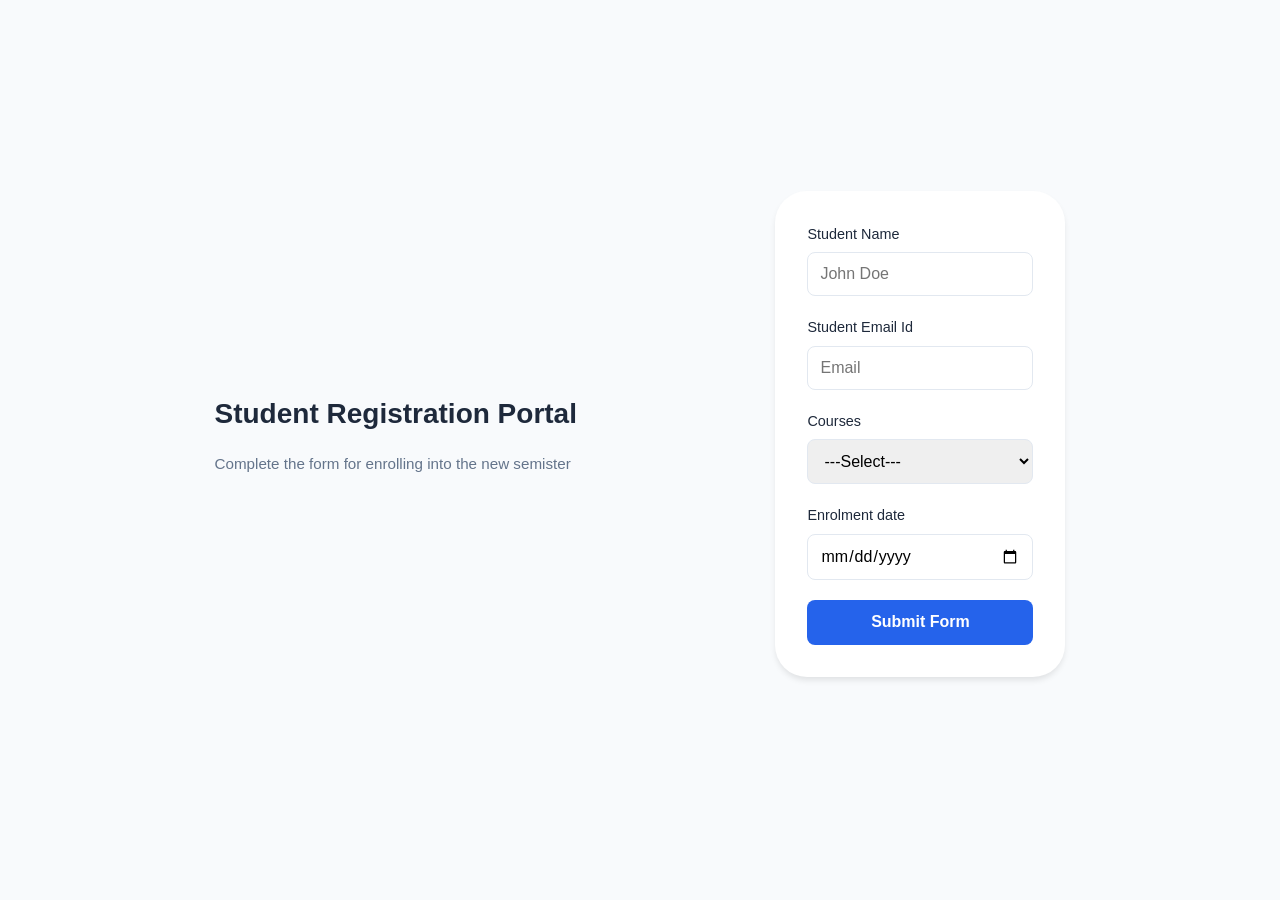
<file: index.html>
<!DOCTYPE html>
<html lang="en">
    <head>
        <meta charset="UTF-8">
        <title>Sai's Registration</title>
        <style></style>
        <link rel="stylesheet" href="styles.css">
    </head>
    <body>
        <header>
            <h1>Student Registration Portal</h1>
            <p>Complete the form for enrolling into the new semister</p>
        </header>
        <main>
            <form action="/register" method="post">
                <section class = "field-group">
                    <label>Student Name</label>
                    <input type="text" id="full_name" placeholder="John Doe" required>
                </section>
                <section class = "field-group">
                    <label>Student Email Id</label>
                    <input type="email" id="email" placeholder="Email" required>
                </section>
                <section class = "field-group">
                    <label for ="course">Courses</label>
                    <select id="course" name= "course" required>
                        <option value="">---Select---</option>
                        <option value="web_dev">Web developer</option>
                        <option value="python_dev">Python Developer</option>
                        <option value="java_dev">Java Developer</option>
                    </select>
                </section>
                <section class = "field-group">
                    <label>Enrolment date</label>
                    <input type="date" id="enroll_date">
                </section>
                <button type ="submit">Submit Form</button>
            </form>
        </main>
    </body>
</html>
</file>
<file: styles.css>
:root {
    --primary: #2563eb;
    --primary-hover: #1d4ed8;
    --bg-light: #f8fafc;
    --text-dark: #1e293b;
    --text-muted: #64748b;
    --border: #e2e8f0;
    --shadow: 0 4px 6px -1px rgba(0,0,0,0.1);
    --radius: 8px;
    --spacing: 1rem;
}

* {
    margin: 0;
    padding: 0;
    box-sizing: border-box;
    font-family: sans-serif;
}

body {
    background-color: var(--bg-light);
    color: var(--text-dark);
    line-height: 1.6;
    display: flex;
    justify-content: space-evenly;
    align-items: center;
    min-height: 100vh;
    padding: var(--spacing)
}

header, main {
    text-align: left;
    margin-bottom: calc(var(--spacing)*2);
}

header h1{
    font-size: 1.75rem;
    margin-bottom: 0.95rem;
}

header p {
    color: var(--text-muted);
    font-size: 0.95rem;
}

form{
    background: white;
    padding: calc(var(--spacing)*2);
    border-radius: calc(var(--spacing)*2);
    box-shadow: var(--shadow);
    display: flex;
    flex-direction: column;
    gap: 1.25rem;
}

.field-group {
    display: flex;
    flex-direction: column;
    gap: 0.4rem;
}

label {
    font-weight: 500;
    font-size: 0.9rem;
}

input,select,textarea{
    padding: 0.75rem;
    border: 1px solid var(--border);
    border-radius: var(--radius);
    font-size: 1rem;
    transition: border-color 0.2s, box-shadow 0.2s;
}

input:focus, select:focus, textarea:focus{
    outline: none;
    border-color: var(--primary);
    box-shadow: 0 0 0 3px rgba(37,99,235,0.15);
}

button{
    background-color: var(--primary);
    color: white;
    padding: 0.85rem;
    border: none;
    border-radius: var(--radius);
    font-size: 1rem;
    font-weight: 600;
    cursor: pointer;
    transition: background-color ;
}

button:hover{
    background-color: var(--primary-hover);
}
</file>
